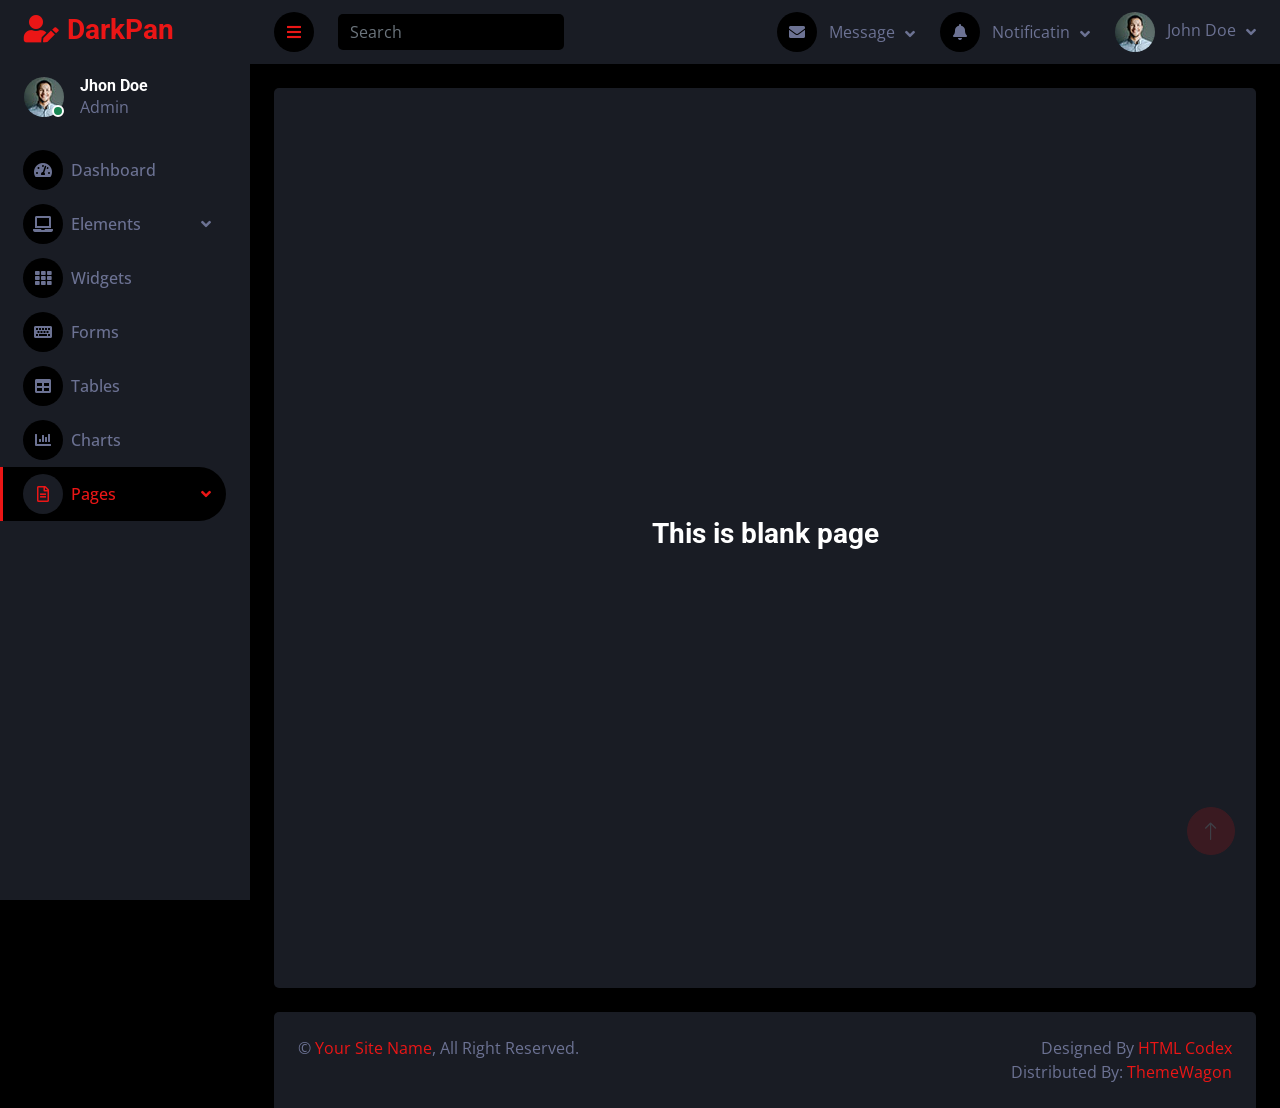
<file: MobiliteInternationalFrontend/src/assets/back/blank.html>
<!DOCTYPE html>
<html lang="en">

<head>
    <meta charset="utf-8">
    <title>DarkPan - Bootstrap 5 Admin Template</title>
    <meta content="width=device-width, initial-scale=1.0" name="viewport">
    <meta content="" name="keywords">
    <meta content="" name="description">

    <!-- Favicon -->
    <link href="img/favicon.ico" rel="icon">

    <!-- Google Web Fonts -->
    <link rel="preconnect" href="https://fonts.googleapis.com">
    <link rel="preconnect" href="https://fonts.gstatic.com" crossorigin>
    <link href="https://fonts.googleapis.com/css2?family=Open+Sans:wght@400;600&family=Roboto:wght@500;700&display=swap" rel="stylesheet"> 
    
    <!-- Icon Font Stylesheet -->
    <link href="https://cdnjs.cloudflare.com/ajax/libs/font-awesome/5.10.0/css/all.min.css" rel="stylesheet">
    <link href="https://cdn.jsdelivr.net/npm/bootstrap-icons@1.4.1/font/bootstrap-icons.css" rel="stylesheet">

    <!-- Libraries Stylesheet -->
    <link href="lib/owlcarousel/assets/owl.carousel.min.css" rel="stylesheet">
    <link href="lib/tempusdominus/css/tempusdominus-bootstrap-4.min.css" rel="stylesheet" />

    <!-- Customized Bootstrap Stylesheet -->
    <link href="css/bootstrap.min.css" rel="stylesheet">

    <!-- Template Stylesheet -->
    <link href="css/style.css" rel="stylesheet">
</head>

<body>
    <div class="container-fluid position-relative d-flex p-0">
        <!-- Spinner Start -->
        <div id="spinner" class="show bg-dark position-fixed translate-middle w-100 vh-100 top-50 start-50 d-flex align-items-center justify-content-center">
            <div class="spinner-border text-primary" style="width: 3rem; height: 3rem;" role="status">
                <span class="sr-only">Loading...</span>
            </div>
        </div>
        <!-- Spinner End -->


        <!-- Sidebar Start -->
        <div class="sidebar pe-4 pb-3">
            <nav class="navbar bg-secondary navbar-dark">
                <a href="index.html" class="navbar-brand mx-4 mb-3">
                    <h3 class="text-primary"><i class="fa fa-user-edit me-2"></i>DarkPan</h3>
                </a>
                <div class="d-flex align-items-center ms-4 mb-4">
                    <div class="position-relative">
                        <img class="rounded-circle" src="img/user.jpg" alt="" style="width: 40px; height: 40px;">
                        <div class="bg-success rounded-circle border border-2 border-white position-absolute end-0 bottom-0 p-1"></div>
                    </div>
                    <div class="ms-3">
                        <h6 class="mb-0">Jhon Doe</h6>
                        <span>Admin</span>
                    </div>
                </div>
                <div class="navbar-nav w-100">
                    <a href="index.html" class="nav-item nav-link"><i class="fa fa-tachometer-alt me-2"></i>Dashboard</a>
                    <div class="nav-item dropdown">
                        <a href="#" class="nav-link dropdown-toggle" data-bs-toggle="dropdown"><i class="fa fa-laptop me-2"></i>Elements</a>
                        <div class="dropdown-menu bg-transparent border-0">
                            <a href="button.html" class="dropdown-item">Buttons</a>
                            <a href="typography.html" class="dropdown-item">Typography</a>
                            <a href="element.html" class="dropdown-item">Other Elements</a>
                        </div>
                    </div>
                    <a href="widget.html" class="nav-item nav-link"><i class="fa fa-th me-2"></i>Widgets</a>
                    <a href="form.html" class="nav-item nav-link"><i class="fa fa-keyboard me-2"></i>Forms</a>
                    <a href="table.html" class="nav-item nav-link"><i class="fa fa-table me-2"></i>Tables</a>
                    <a href="chart.html" class="nav-item nav-link"><i class="fa fa-chart-bar me-2"></i>Charts</a>
                    <div class="nav-item dropdown">
                        <a href="#" class="nav-link dropdown-toggle active" data-bs-toggle="dropdown"><i class="far fa-file-alt me-2"></i>Pages</a>
                        <div class="dropdown-menu bg-transparent border-0">
                            <a href="signin.html" class="dropdown-item">Sign In</a>
                            <a href="signup.html" class="dropdown-item">Sign Up</a>
                            <a href="404.html" class="dropdown-item">404 Error</a>
                            <a href="blank.html" class="dropdown-item active">Blank Page</a>
                        </div>
                    </div>
                </div>
            </nav>
        </div>
        <!-- Sidebar End -->


        <!-- Content Start -->
        <div class="content">
            <!-- Navbar Start -->
            <nav class="navbar navbar-expand bg-secondary navbar-dark sticky-top px-4 py-0">
                <a href="index.html" class="navbar-brand d-flex d-lg-none me-4">
                    <h2 class="text-primary mb-0"><i class="fa fa-user-edit"></i></h2>
                </a>
                <a href="#" class="sidebar-toggler flex-shrink-0">
                    <i class="fa fa-bars"></i>
                </a>
                <form class="d-none d-md-flex ms-4">
                    <input class="form-control bg-dark border-0" type="search" placeholder="Search">
                </form>
                <div class="navbar-nav align-items-center ms-auto">
                    <div class="nav-item dropdown">
                        <a href="#" class="nav-link dropdown-toggle" data-bs-toggle="dropdown">
                            <i class="fa fa-envelope me-lg-2"></i>
                            <span class="d-none d-lg-inline-flex">Message</span>
                        </a>
                        <div class="dropdown-menu dropdown-menu-end bg-secondary border-0 rounded-0 rounded-bottom m-0">
                            <a href="#" class="dropdown-item">
                                <div class="d-flex align-items-center">
                                    <img class="rounded-circle" src="img/user.jpg" alt="" style="width: 40px; height: 40px;">
                                    <div class="ms-2">
                                        <h6 class="fw-normal mb-0">Jhon send you a message</h6>
                                        <small>15 minutes ago</small>
                                    </div>
                                </div>
                            </a>
                            <hr class="dropdown-divider">
                            <a href="#" class="dropdown-item">
                                <div class="d-flex align-items-center">
                                    <img class="rounded-circle" src="img/user.jpg" alt="" style="width: 40px; height: 40px;">
                                    <div class="ms-2">
                                        <h6 class="fw-normal mb-0">Jhon send you a message</h6>
                                        <small>15 minutes ago</small>
                                    </div>
                                </div>
                            </a>
                            <hr class="dropdown-divider">
                            <a href="#" class="dropdown-item">
                                <div class="d-flex align-items-center">
                                    <img class="rounded-circle" src="img/user.jpg" alt="" style="width: 40px; height: 40px;">
                                    <div class="ms-2">
                                        <h6 class="fw-normal mb-0">Jhon send you a message</h6>
                                        <small>15 minutes ago</small>
                                    </div>
                                </div>
                            </a>
                            <hr class="dropdown-divider">
                            <a href="#" class="dropdown-item text-center">See all message</a>
                        </div>
                    </div>
                    <div class="nav-item dropdown">
                        <a href="#" class="nav-link dropdown-toggle" data-bs-toggle="dropdown">
                            <i class="fa fa-bell me-lg-2"></i>
                            <span class="d-none d-lg-inline-flex">Notificatin</span>
                        </a>
                        <div class="dropdown-menu dropdown-menu-end bg-secondary border-0 rounded-0 rounded-bottom m-0">
                            <a href="#" class="dropdown-item">
                                <h6 class="fw-normal mb-0">Profile updated</h6>
                                <small>15 minutes ago</small>
                            </a>
                            <hr class="dropdown-divider">
                            <a href="#" class="dropdown-item">
                                <h6 class="fw-normal mb-0">New user added</h6>
                                <small>15 minutes ago</small>
                            </a>
                            <hr class="dropdown-divider">
                            <a href="#" class="dropdown-item">
                                <h6 class="fw-normal mb-0">Password changed</h6>
                                <small>15 minutes ago</small>
                            </a>
                            <hr class="dropdown-divider">
                            <a href="#" class="dropdown-item text-center">See all notifications</a>
                        </div>
                    </div>
                    <div class="nav-item dropdown">
                        <a href="#" class="nav-link dropdown-toggle" data-bs-toggle="dropdown">
                            <img class="rounded-circle me-lg-2" src="img/user.jpg" alt="" style="width: 40px; height: 40px;">
                            <span class="d-none d-lg-inline-flex">John Doe</span>
                        </a>
                        <div class="dropdown-menu dropdown-menu-end bg-secondary border-0 rounded-0 rounded-bottom m-0">
                            <a href="#" class="dropdown-item">My Profile</a>
                            <a href="#" class="dropdown-item">Settings</a>
                            <a href="#" class="dropdown-item">Log Out</a>
                        </div>
                    </div>
                </div>
            </nav>
            <!-- Navbar End -->


            <!-- Blank Start -->
            <div class="container-fluid pt-4 px-4">
                <div class="row vh-100 bg-secondary rounded align-items-center justify-content-center mx-0">
                    <div class="col-md-6 text-center">
                        <h3>This is blank page</h3>
                    </div>
                </div>
            </div>
            <!-- Blank End -->


            <!-- Footer Start -->
            <div class="container-fluid pt-4 px-4">
                <div class="bg-secondary rounded-top p-4">
                    <div class="row">
                        <div class="col-12 col-sm-6 text-center text-sm-start">
                            &copy; <a href="#">Your Site Name</a>, All Right Reserved. 
                        </div>
                        <div class="col-12 col-sm-6 text-center text-sm-end">
                            <!--/*** This template is free as long as you keep the footer author’s credit link/attribution link/backlink. If you'd like to use the template without the footer author’s credit link/attribution link/backlink, you can purchase the Credit Removal License from "https://htmlcodex.com/credit-removal". Thank you for your support. ***/-->
                            Designed By <a href="https://htmlcodex.com">HTML Codex</a>
                            <br>Distributed By: <a href="https://themewagon.com" target="_blank">ThemeWagon</a>
                        </div>
                    </div>
                </div>
            </div>
            <!-- Footer End -->
        </div>
        <!-- Content End -->


        <!-- Back to Top -->
        <a href="#" class="btn btn-lg btn-primary btn-lg-square back-to-top"><i class="bi bi-arrow-up"></i></a>
    </div>

    <!-- JavaScript Libraries -->
    <script src="https://code.jquery.com/jquery-3.4.1.min.js"></script>
    <script src="https://cdn.jsdelivr.net/npm/bootstrap@5.0.0/dist/js/bootstrap.bundle.min.js"></script>
    <script src="lib/chart/chart.min.js"></script>
    <script src="lib/easing/easing.min.js"></script>
    <script src="lib/waypoints/waypoints.min.js"></script>
    <script src="lib/owlcarousel/owl.carousel.min.js"></script>
    <script src="lib/tempusdominus/js/moment.min.js"></script>
    <script src="lib/tempusdominus/js/moment-timezone.min.js"></script>
    <script src="lib/tempusdominus/js/tempusdominus-bootstrap-4.min.js"></script>

    <!-- Template Javascript -->
    <script src="js/main.js"></script>
</body>

</html>
</file>
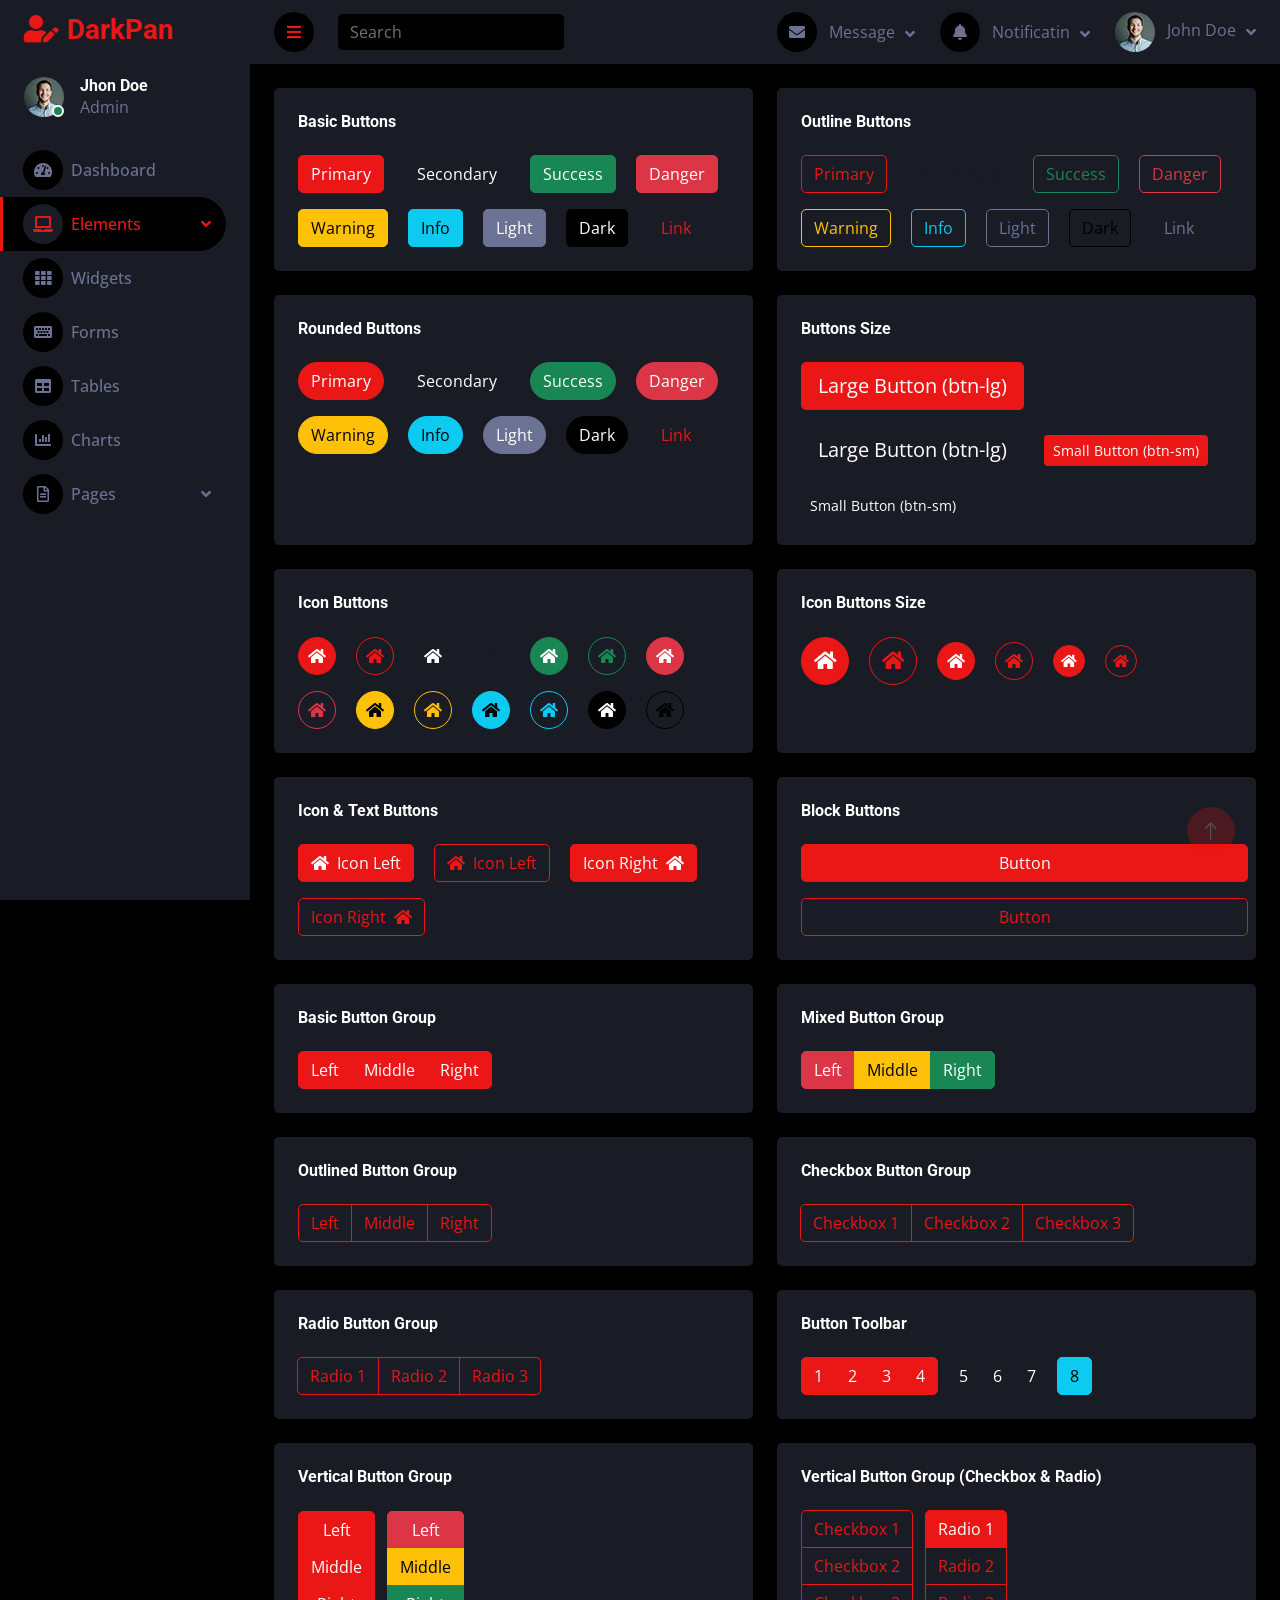
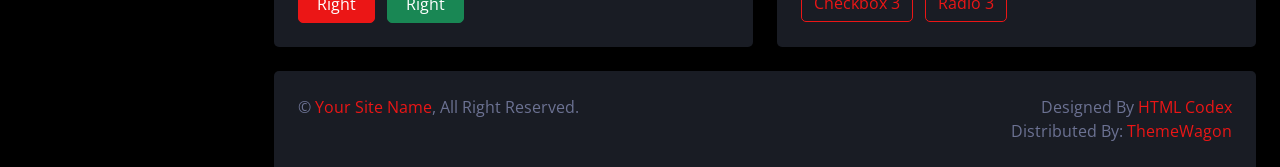
<file: MobiliteInternationalFrontend/src/assets/back/button.html>
<!DOCTYPE html>
<html lang="en">

<head>
    <meta charset="utf-8">
    <title>DarkPan - Bootstrap 5 Admin Template</title>
    <meta content="width=device-width, initial-scale=1.0" name="viewport">
    <meta content="" name="keywords">
    <meta content="" name="description">

    <!-- Favicon -->
    <link href="img/favicon.ico" rel="icon">

    <!-- Google Web Fonts -->
    <link rel="preconnect" href="https://fonts.googleapis.com">
    <link rel="preconnect" href="https://fonts.gstatic.com" crossorigin>
    <link href="https://fonts.googleapis.com/css2?family=Open+Sans:wght@400;600&family=Roboto:wght@500;700&display=swap" rel="stylesheet">

    <!-- Icon Font Stylesheet -->
    <link href="https://cdnjs.cloudflare.com/ajax/libs/font-awesome/5.10.0/css/all.min.css" rel="stylesheet">
    <link href="https://cdn.jsdelivr.net/npm/bootstrap-icons@1.4.1/font/bootstrap-icons.css" rel="stylesheet">

    <!-- Libraries Stylesheet -->
    <link href="lib/owlcarousel/assets/owl.carousel.min.css" rel="stylesheet">
    <link href="lib/tempusdominus/css/tempusdominus-bootstrap-4.min.css" rel="stylesheet" />

    <!-- Customized Bootstrap Stylesheet -->
    <link href="css/bootstrap.min.css" rel="stylesheet">

    <!-- Template Stylesheet -->
    <link href="css/style.css" rel="stylesheet">
</head>

<body>
    <div class="container-fluid position-relative d-flex p-0">
        <!-- Spinner Start -->
        <div id="spinner" class="show bg-dark position-fixed translate-middle w-100 vh-100 top-50 start-50 d-flex align-items-center justify-content-center">
            <div class="spinner-border text-primary" style="width: 3rem; height: 3rem;" role="status">
                <span class="sr-only">Loading...</span>
            </div>
        </div>
        <!-- Spinner End -->


        <!-- Sidebar Start -->
        <div class="sidebar pe-4 pb-3">
            <nav class="navbar bg-secondary navbar-dark">
                <a href="index.html" class="navbar-brand mx-4 mb-3">
                    <h3 class="text-primary"><i class="fa fa-user-edit me-2"></i>DarkPan</h3>
                </a>
                <div class="d-flex align-items-center ms-4 mb-4">
                    <div class="position-relative">
                        <img class="rounded-circle" src="img/user.jpg" alt="" style="width: 40px; height: 40px;">
                        <div class="bg-success rounded-circle border border-2 border-white position-absolute end-0 bottom-0 p-1"></div>
                    </div>
                    <div class="ms-3">
                        <h6 class="mb-0">Jhon Doe</h6>
                        <span>Admin</span>
                    </div>
                </div>
                <div class="navbar-nav w-100">
                    <a href="index.html" class="nav-item nav-link"><i class="fa fa-tachometer-alt me-2"></i>Dashboard</a>
                    <div class="nav-item dropdown">
                        <a href="#" class="nav-link dropdown-toggle active" data-bs-toggle="dropdown"><i class="fa fa-laptop me-2"></i>Elements</a>
                        <div class="dropdown-menu bg-transparent border-0">
                            <a href="button.html" class="dropdown-item active">Buttons</a>
                            <a href="typography.html" class="dropdown-item">Typography</a>
                            <a href="element.html" class="dropdown-item">Other Elements</a>
                        </div>
                    </div>
                    <a href="widget.html" class="nav-item nav-link"><i class="fa fa-th me-2"></i>Widgets</a>
                    <a href="form.html" class="nav-item nav-link"><i class="fa fa-keyboard me-2"></i>Forms</a>
                    <a href="table.html" class="nav-item nav-link"><i class="fa fa-table me-2"></i>Tables</a>
                    <a href="chart.html" class="nav-item nav-link"><i class="fa fa-chart-bar me-2"></i>Charts</a>
                    <div class="nav-item dropdown">
                        <a href="#" class="nav-link dropdown-toggle" data-bs-toggle="dropdown"><i class="far fa-file-alt me-2"></i>Pages</a>
                        <div class="dropdown-menu bg-transparent border-0">
                            <a href="signin.html" class="dropdown-item">Sign In</a>
                            <a href="signup.html" class="dropdown-item">Sign Up</a>
                            <a href="404.html" class="dropdown-item">404 Error</a>
                            <a href="blank.html" class="dropdown-item">Blank Page</a>
                        </div>
                    </div>
                </div>
            </nav>
        </div>
        <!-- Sidebar End -->


        <!-- Content Start -->
        <div class="content">
            <!-- Navbar Start -->
            <nav class="navbar navbar-expand bg-secondary navbar-dark sticky-top px-4 py-0">
                <a href="index.html" class="navbar-brand d-flex d-lg-none me-4">
                    <h2 class="text-primary mb-0"><i class="fa fa-user-edit"></i></h2>
                </a>
                <a href="#" class="sidebar-toggler flex-shrink-0">
                    <i class="fa fa-bars"></i>
                </a>
                <form class="d-none d-md-flex ms-4">
                    <input class="form-control bg-dark border-0" type="search" placeholder="Search">
                </form>
                <div class="navbar-nav align-items-center ms-auto">
                    <div class="nav-item dropdown">
                        <a href="#" class="nav-link dropdown-toggle" data-bs-toggle="dropdown">
                            <i class="fa fa-envelope me-lg-2"></i>
                            <span class="d-none d-lg-inline-flex">Message</span>
                        </a>
                        <div class="dropdown-menu dropdown-menu-end bg-secondary border-0 rounded-0 rounded-bottom m-0">
                            <a href="#" class="dropdown-item">
                                <div class="d-flex align-items-center">
                                    <img class="rounded-circle" src="img/user.jpg" alt="" style="width: 40px; height: 40px;">
                                    <div class="ms-2">
                                        <h6 class="fw-normal mb-0">Jhon send you a message</h6>
                                        <small>15 minutes ago</small>
                                    </div>
                                </div>
                            </a>
                            <hr class="dropdown-divider">
                            <a href="#" class="dropdown-item">
                                <div class="d-flex align-items-center">
                                    <img class="rounded-circle" src="img/user.jpg" alt="" style="width: 40px; height: 40px;">
                                    <div class="ms-2">
                                        <h6 class="fw-normal mb-0">Jhon send you a message</h6>
                                        <small>15 minutes ago</small>
                                    </div>
                                </div>
                            </a>
                            <hr class="dropdown-divider">
                            <a href="#" class="dropdown-item">
                                <div class="d-flex align-items-center">
                                    <img class="rounded-circle" src="img/user.jpg" alt="" style="width: 40px; height: 40px;">
                                    <div class="ms-2">
                                        <h6 class="fw-normal mb-0">Jhon send you a message</h6>
                                        <small>15 minutes ago</small>
                                    </div>
                                </div>
                            </a>
                            <hr class="dropdown-divider">
                            <a href="#" class="dropdown-item text-center">See all message</a>
                        </div>
                    </div>
                    <div class="nav-item dropdown">
                        <a href="#" class="nav-link dropdown-toggle" data-bs-toggle="dropdown">
                            <i class="fa fa-bell me-lg-2"></i>
                            <span class="d-none d-lg-inline-flex">Notificatin</span>
                        </a>
                        <div class="dropdown-menu dropdown-menu-end bg-secondary border-0 rounded-0 rounded-bottom m-0">
                            <a href="#" class="dropdown-item">
                                <h6 class="fw-normal mb-0">Profile updated</h6>
                                <small>15 minutes ago</small>
                            </a>
                            <hr class="dropdown-divider">
                            <a href="#" class="dropdown-item">
                                <h6 class="fw-normal mb-0">New user added</h6>
                                <small>15 minutes ago</small>
                            </a>
                            <hr class="dropdown-divider">
                            <a href="#" class="dropdown-item">
                                <h6 class="fw-normal mb-0">Password changed</h6>
                                <small>15 minutes ago</small>
                            </a>
                            <hr class="dropdown-divider">
                            <a href="#" class="dropdown-item text-center">See all notifications</a>
                        </div>
                    </div>
                    <div class="nav-item dropdown">
                        <a href="#" class="nav-link dropdown-toggle" data-bs-toggle="dropdown">
                            <img class="rounded-circle me-lg-2" src="img/user.jpg" alt="" style="width: 40px; height: 40px;">
                            <span class="d-none d-lg-inline-flex">John Doe</span>
                        </a>
                        <div class="dropdown-menu dropdown-menu-end bg-secondary border-0 rounded-0 rounded-bottom m-0">
                            <a href="#" class="dropdown-item">My Profile</a>
                            <a href="#" class="dropdown-item">Settings</a>
                            <a href="#" class="dropdown-item">Log Out</a>
                        </div>
                    </div>
                </div>
            </nav>
            <!-- Navbar End -->


            <!-- Button Start -->
            <div class="container-fluid pt-4 px-4">
                <div class="row g-4">
                    <div class="col-sm-12 col-xl-6">
                        <div class="bg-secondary rounded h-100 p-4">
                            <h6 class="mb-4">Basic Buttons</h6>
                            <div class="m-n2">
                                <button type="button" class="btn btn-primary m-2">Primary</button>
                                <button type="button" class="btn btn-secondary m-2">Secondary</button>
                                <button type="button" class="btn btn-success m-2">Success</button>
                                <button type="button" class="btn btn-danger m-2">Danger</button>
                                <button type="button" class="btn btn-warning m-2">Warning</button>
                                <button type="button" class="btn btn-info m-2">Info</button>
                                <button type="button" class="btn btn-light m-2">Light</button>
                                <button type="button" class="btn btn-dark m-2">Dark</button>
                                <button type="button" class="btn btn-link m-2">Link</button>
                            </div>
                        </div>
                    </div>
                    <div class="col-sm-12 col-xl-6">
                        <div class="bg-secondary rounded h-100 p-4">
                            <h6 class="mb-4">Outline Buttons</h6>
                            <div class="m-n2">
                                <button type="button" class="btn btn-outline-primary m-2">Primary</button>
                                <button type="button" class="btn btn-outline-secondary m-2">Secondary</button>
                                <button type="button" class="btn btn-outline-success m-2">Success</button>
                                <button type="button" class="btn btn-outline-danger m-2">Danger</button>
                                <button type="button" class="btn btn-outline-warning m-2">Warning</button>
                                <button type="button" class="btn btn-outline-info m-2">Info</button>
                                <button type="button" class="btn btn-outline-light m-2">Light</button>
                                <button type="button" class="btn btn-outline-dark m-2">Dark</button>
                                <button type="button" class="btn btn-outline-link m-2">Link</button>
                            </div>
                        </div>
                    </div>
                    <div class="col-sm-12 col-xl-6">
                        <div class="bg-secondary rounded h-100 p-4">
                            <h6 class="mb-4">Rounded Buttons</h6>
                            <div class="m-n2">
                                <button type="button" class="btn btn-primary rounded-pill m-2">Primary</button>
                                <button type="button" class="btn btn-secondary rounded-pill m-2">Secondary</button>
                                <button type="button" class="btn btn-success rounded-pill m-2">Success</button>
                                <button type="button" class="btn btn-danger rounded-pill m-2">Danger</button>
                                <button type="button" class="btn btn-warning rounded-pill m-2">Warning</button>
                                <button type="button" class="btn btn-info rounded-pill m-2">Info</button>
                                <button type="button" class="btn btn-light rounded-pill m-2">Light</button>
                                <button type="button" class="btn btn-dark rounded-pill m-2">Dark</button>
                                <button type="button" class="btn btn-link rounded-pill m-2">Link</button>
                            </div>
                        </div>
                    </div>
                    <div class="col-sm-12 col-xl-6">
                        <div class="bg-secondary rounded h-100 p-4">
                            <h6 class="mb-4">Buttons Size</h6>
                            <div class="m-n2">
                                <button type="button" class="btn btn-lg btn-primary m-2">Large Button (btn-lg)</button>
                                <button type="button" class="btn btn-lg btn-secondary m-2">Large Button (btn-lg)</button>
                                <button type="button" class="btn btn-sm btn-primary m-2">Small Button (btn-sm)</button>
                                <button type="button" class="btn btn-sm btn-secondary m-2">Small Button (btn-sm)</button>
                            </div>
                        </div>
                    </div>
                    <div class="col-sm-12 col-xl-6">
                        <div class="bg-secondary rounded h-100 p-4">
                            <h6 class="mb-4">Icon Buttons</h6>
                            <div class="m-n2">
                                <button type="button" class="btn btn-square btn-primary m-2"><i class="fa fa-home"></i></button>
                                <button type="button" class="btn btn-square btn-outline-primary m-2"><i class="fa fa-home"></i></button>
                                <button type="button" class="btn btn-square btn-secondary m-2"><i class="fa fa-home"></i></button>
                                <button type="button" class="btn btn-square btn-outline-secondary m-2"><i class="fa fa-home"></i></button>
                                <button type="button" class="btn btn-square btn-success m-2"><i class="fa fa-home"></i></button>
                                <button type="button" class="btn btn-square btn-outline-success m-2"><i class="fa fa-home"></i></button>
                                <button type="button" class="btn btn-square btn-danger m-2"><i class="fa fa-home"></i></button>
                                <button type="button" class="btn btn-square btn-outline-danger m-2"><i class="fa fa-home"></i></button>
                                <button type="button" class="btn btn-square btn-warning m-2"><i class="fa fa-home"></i></button>
                                <button type="button" class="btn btn-square btn-outline-warning m-2"><i class="fa fa-home"></i></button>
                                <button type="button" class="btn btn-square btn-info m-2"><i class="fa fa-home"></i></button>
                                <button type="button" class="btn btn-square btn-outline-info m-2"><i class="fa fa-home"></i></button>
                                <button type="button" class="btn btn-square btn-dark m-2"><i class="fa fa-home"></i></button>
                                <button type="button" class="btn btn-square btn-outline-dark m-2"><i class="fa fa-home"></i></button>
                            </div>
                        </div>
                    </div>
                    <div class="col-sm-12 col-xl-6">
                        <div class="bg-secondary rounded h-100 p-4">
                            <h6 class="mb-4">Icon Buttons Size</h6>
                            <div class="m-n2">
                                <button type="button" class="btn btn-lg btn-lg-square btn-primary m-2"><i class="fa fa-home"></i></button>
                                <button type="button" class="btn btn-lg btn-lg-square btn-outline-primary m-2"><i class="fa fa-home"></i></button>
                                <button type="button" class="btn btn-square btn-primary m-2"><i class="fa fa-home"></i></button>
                                <button type="button" class="btn btn-square btn-outline-primary m-2"><i class="fa fa-home"></i></button>
                                <button type="button" class="btn btn-sm btn-sm-square btn-primary m-2"><i class="fa fa-home"></i></button>
                                <button type="button" class="btn btn-sm btn-sm-square btn-outline-primary m-2"><i class="fa fa-home"></i></button>
                            </div>
                        </div>
                    </div>
                    <div class="col-sm-12 col-xl-6">
                        <div class="bg-secondary rounded h-100 p-4">
                            <h6 class="mb-4">Icon & Text Buttons</h6>
                            <div class="m-n2">
                                <button type="button" class="btn btn-primary m-2"><i class="fa fa-home me-2"></i>Icon Left</button>
                                <button type="button" class="btn btn-outline-primary m-2"><i class="fa fa-home me-2"></i>Icon Left</button>
                                <button type="button" class="btn btn-primary m-2">Icon Right<i class="fa fa-home ms-2"></i></button>
                                <button type="button" class="btn btn-outline-primary m-2">Icon Right<i class="fa fa-home ms-2"></i></button>
                            </div>
                        </div>
                    </div>
                    <div class="col-sm-12 col-xl-6">
                        <div class="bg-secondary rounded h-100 p-4">
                            <h6 class="mb-4">Block Buttons</h6>
                            <div class="m-n2">
                                <button class="btn btn-primary w-100 m-2" type="button">Button</button>
                                <button class="btn btn-outline-primary w-100 m-2" type="button">Button</button>
                            </div>
                        </div>
                    </div>
                    <div class="col-sm-12 col-xl-6">
                        <div class="bg-secondary rounded h-100 p-4">
                            <h6 class="mb-4">Basic Button Group</h6>
                            <div class="btn-group" role="group">
                                <button type="button" class="btn btn-primary">Left</button>
                                <button type="button" class="btn btn-primary">Middle</button>
                                <button type="button" class="btn btn-primary">Right</button>
                            </div>
                        </div>
                    </div>
                    <div class="col-sm-12 col-xl-6">
                        <div class="bg-secondary rounded h-100 p-4">
                            <h6 class="mb-4">Mixed Button Group</h6>
                            <div class="btn-group" role="group">
                                <button type="button" class="btn btn-danger">Left</button>
                                <button type="button" class="btn btn-warning">Middle</button>
                                <button type="button" class="btn btn-success">Right</button>
                            </div>
                        </div>
                    </div>
                    <div class="col-sm-12 col-xl-6">
                        <div class="bg-secondary rounded h-100 p-4">
                            <h6 class="mb-4">Outlined Button Group</h6>
                            <div class="btn-group" role="group">
                                <button type="button" class="btn btn-outline-primary">Left</button>
                                <button type="button" class="btn btn-outline-primary">Middle</button>
                                <button type="button" class="btn btn-outline-primary">Right</button>
                            </div>
                        </div>
                    </div>
                    <div class="col-sm-12 col-xl-6">
                        <div class="bg-secondary rounded h-100 p-4">
                            <h6 class="mb-4">Checkbox Button Group</h6>
                            <div class="btn-group" role="group">
                                <input type="checkbox" class="btn-check" id="btncheck1" autocomplete="off">
                                <label class="btn btn-outline-primary" for="btncheck1">Checkbox 1</label>

                                <input type="checkbox" class="btn-check" id="btncheck2" autocomplete="off">
                                <label class="btn btn-outline-primary" for="btncheck2">Checkbox 2</label>

                                <input type="checkbox" class="btn-check" id="btncheck3" autocomplete="off">
                                <label class="btn btn-outline-primary" for="btncheck3">Checkbox 3</label>
                            </div>
                        </div>
                    </div>
                    <div class="col-sm-12 col-xl-6">
                        <div class="bg-secondary rounded h-100 p-4">
                            <h6 class="mb-4">Radio Button Group</h6>
                            <div class="btn-group" role="group">
                                <input type="radio" class="btn-check" name="btnradio" id="btnradio1" autocomplete="off"
                                    checked>
                                <label class="btn btn-outline-primary" for="btnradio1">Radio 1</label>

                                <input type="radio" class="btn-check" name="btnradio" id="btnradio2" autocomplete="off">
                                <label class="btn btn-outline-primary" for="btnradio2">Radio 2</label>

                                <input type="radio" class="btn-check" name="btnradio" id="btnradio3" autocomplete="off">
                                <label class="btn btn-outline-primary" for="btnradio3">Radio 3</label>
                            </div>
                        </div>
                    </div>
                    <div class="col-sm-12 col-xl-6">
                        <div class="bg-secondary rounded h-100 p-4">
                            <h6 class="mb-4">Button Toolbar</h6>
                            <div class="btn-toolbar" role="toolbar">
                                <div class="btn-group me-2" role="group" aria-label="First group">
                                    <button type="button" class="btn btn-primary">1</button>
                                    <button type="button" class="btn btn-primary">2</button>
                                    <button type="button" class="btn btn-primary">3</button>
                                    <button type="button" class="btn btn-primary">4</button>
                                </div>
                                <div class="btn-group me-2" role="group" aria-label="Second group">
                                    <button type="button" class="btn btn-secondary">5</button>
                                    <button type="button" class="btn btn-secondary">6</button>
                                    <button type="button" class="btn btn-secondary">7</button>
                                </div>
                                <div class="btn-group" role="group" aria-label="Third group">
                                    <button type="button" class="btn btn-info">8</button>
                                </div>
                            </div>
                        </div>
                    </div>
                    <div class="col-sm-12 col-xl-6">
                        <div class="bg-secondary rounded h-100 p-4">
                            <h6 class="mb-4">Vertical Button Group</h6>
                            <div class="btn-group-vertical me-2" role="group">
                                <button type="button" class="btn btn-primary">Left</button>
                                <button type="button" class="btn btn-primary">Middle</button>
                                <button type="button" class="btn btn-primary">Right</button>
                            </div>
                            <div class="btn-group-vertical" role="group">
                                <button type="button" class="btn btn-danger">Left</button>
                                <button type="button" class="btn btn-warning">Middle</button>
                                <button type="button" class="btn btn-success">Right</button>
                            </div>
                        </div>
                    </div>
                    <div class="col-sm-12 col-xl-6">
                        <div class="bg-secondary rounded h-100 p-4">
                            <h6 class="mb-4">Vertical Button Group (Checkbox & Radio)</h6>
                            <div class="btn-group-vertical me-2" role="group">
                                <input type="checkbox" class="btn-check" id="btncheck1" autocomplete="off">
                                <label class="btn btn-outline-primary" for="btncheck1">Checkbox 1</label>

                                <input type="checkbox" class="btn-check" id="btncheck2" autocomplete="off">
                                <label class="btn btn-outline-primary" for="btncheck2">Checkbox 2</label>

                                <input type="checkbox" class="btn-check" id="btncheck3" autocomplete="off">
                                <label class="btn btn-outline-primary" for="btncheck3">Checkbox 3</label>
                            </div>
                            <div class="btn-group-vertical" role="group">
                                <input type="radio" class="btn-check" name="btnradio" id="btnradio1" autocomplete="off"
                                    checked>
                                <label class="btn btn-outline-primary" for="btnradio1">Radio 1</label>

                                <input type="radio" class="btn-check" name="btnradio" id="btnradio2" autocomplete="off">
                                <label class="btn btn-outline-primary" for="btnradio2">Radio 2</label>

                                <input type="radio" class="btn-check" name="btnradio" id="btnradio3" autocomplete="off">
                                <label class="btn btn-outline-primary" for="btnradio3">Radio 3</label>
                            </div>
                        </div>
                    </div>
                </div>
            </div>
            <!-- Button End -->


            <!-- Footer Start -->
            <div class="container-fluid pt-4 px-4">
                <div class="bg-secondary rounded-top p-4">
                    <div class="row">
                        <div class="col-12 col-sm-6 text-center text-sm-start">
                            &copy; <a href="#">Your Site Name</a>, All Right Reserved.
                        </div>
                        <div class="col-12 col-sm-6 text-center text-sm-end">
                            <!--/*** This template is free as long as you keep the footer author’s credit link/attribution link/backlink. If you'd like to use the template without the footer author’s credit link/attribution link/backlink, you can purchase the Credit Removal License from "https://htmlcodex.com/credit-removal". Thank you for your support. ***/-->
                            Designed By <a href="https://htmlcodex.com">HTML Codex</a>
                            <br>Distributed By: <a href="https://themewagon.com" target="_blank">ThemeWagon</a>
                        </div>
                    </div>
                </div>
            </div>
            <!-- Footer End -->
        </div>
        <!-- Content End -->


        <!-- Back to Top -->
        <a href="#" class="btn btn-lg btn-primary btn-lg-square back-to-top"><i class="bi bi-arrow-up"></i></a>
    </div>

    <!-- JavaScript Libraries -->
    <script src="https://code.jquery.com/jquery-3.4.1.min.js"></script>
    <script src="https://cdn.jsdelivr.net/npm/bootstrap@5.0.0/dist/js/bootstrap.bundle.min.js"></script>
    <script src="lib/chart/chart.min.js"></script>
    <script src="lib/easing/easing.min.js"></script>
    <script src="lib/waypoints/waypoints.min.js"></script>
    <script src="lib/owlcarousel/owl.carousel.min.js"></script>
    <script src="lib/tempusdominus/js/moment.min.js"></script>
    <script src="lib/tempusdominus/js/moment-timezone.min.js"></script>
    <script src="lib/tempusdominus/js/tempusdominus-bootstrap-4.min.js"></script>

    <!-- Template Javascript -->
    <script src="js/main.js"></script>
</body>

</html>
</file>
<file: MobiliteInternationalFrontend/src/assets/back/css/style.css>
/********** Template CSS **********/
:root {
    --primary: #EB1616;
    --secondary: #191C24;
    --light: #6C7293;
    --dark: #000000;
}

.back-to-top {
    position: fixed;
    display: none;
    right: 45px;
    bottom: 45px;
    z-index: 99;
}


/*** Spinner ***/
#spinner {
    opacity: 0;
    visibility: hidden;
    transition: opacity .5s ease-out, visibility 0s linear .5s;
    z-index: 99999;
}

#spinner.show {
    transition: opacity .5s ease-out, visibility 0s linear 0s;
    visibility: visible;
    opacity: 1;
}


/*** Button ***/
.btn {
    transition: .5s;
}

.btn-square {
    width: 38px;
    height: 38px;
}

.btn-sm-square {
    width: 32px;
    height: 32px;
}

.btn-lg-square {
    width: 48px;
    height: 48px;
}

.btn-square,
.btn-sm-square,
.btn-lg-square {
    padding: 0;
    display: inline-flex;
    align-items: center;
    justify-content: center;
    font-weight: normal;
    border-radius: 50px;
}


/*** Layout ***/
.sidebar {
    position: fixed;
    top: 0;
    left: 0;
    bottom: 0;
    width: 250px;
    height: 100vh;
    overflow-y: auto;
    background: var(--secondary);
    transition: 0.5s;
    z-index: 999;
}

.content {
    margin-left: 250px;
    min-height: 100vh;
    background: var(--dark);
    transition: 0.5s;
}

@media (min-width: 992px) {
    .sidebar {
        margin-left: 0;
    }

    .sidebar.open {
        margin-left: -250px;
    }

    .content {
        width: calc(100% - 250px);
    }

    .content.open {
        width: 100%;
        margin-left: 0;
    }
}

@media (max-width: 991.98px) {
    .sidebar {
        margin-left: -250px;
    }

    .sidebar.open {
        margin-left: 0;
    }

    .content {
        width: 100%;
        margin-left: 0;
    }
}


/*** Navbar ***/
.sidebar .navbar .navbar-nav .nav-link {
    padding: 7px 20px;
    color: var(--light);
    font-weight: 500;
    border-left: 3px solid var(--secondary);
    border-radius: 0 30px 30px 0;
    outline: none;
}

.sidebar .navbar .navbar-nav .nav-link:hover,
.sidebar .navbar .navbar-nav .nav-link.active {
    color: var(--primary);
    background: var(--dark);
    border-color: var(--primary);
}

.sidebar .navbar .navbar-nav .nav-link i {
    width: 40px;
    height: 40px;
    display: inline-flex;
    align-items: center;
    justify-content: center;
    background: var(--dark);
    border-radius: 40px;
}

.sidebar .navbar .navbar-nav .nav-link:hover i,
.sidebar .navbar .navbar-nav .nav-link.active i {
    background: var(--secondary);
}

.sidebar .navbar .dropdown-toggle::after {
    position: absolute;
    top: 15px;
    right: 15px;
    border: none;
    content: "\f107";
    font-family: "Font Awesome 5 Free";
    font-weight: 900;
    transition: .5s;
}

.sidebar .navbar .dropdown-toggle[aria-expanded=true]::after {
    transform: rotate(-180deg);
}

.sidebar .navbar .dropdown-item {
    padding-left: 25px;
    border-radius: 0 30px 30px 0;
    color: var(--light);
}

.sidebar .navbar .dropdown-item:hover,
.sidebar .navbar .dropdown-item.active {
    background: var(--dark);
}

.content .navbar .navbar-nav .nav-link {
    margin-left: 25px;
    padding: 12px 0;
    color: var(--light);
    outline: none;
}

.content .navbar .navbar-nav .nav-link:hover,
.content .navbar .navbar-nav .nav-link.active {
    color: var(--primary);
}

.content .navbar .sidebar-toggler,
.content .navbar .navbar-nav .nav-link i {
    width: 40px;
    height: 40px;
    display: inline-flex;
    align-items: center;
    justify-content: center;
    background: var(--dark);
    border-radius: 40px;
}

.content .navbar .dropdown-item {
    color: var(--light);
}

.content .navbar .dropdown-item:hover,
.content .navbar .dropdown-item.active {
    background: var(--dark);
}

.content .navbar .dropdown-toggle::after {
    margin-left: 6px;
    vertical-align: middle;
    border: none;
    content: "\f107";
    font-family: "Font Awesome 5 Free";
    font-weight: 900;
    transition: .5s;
}

.content .navbar .dropdown-toggle[aria-expanded=true]::after {
    transform: rotate(-180deg);
}

@media (max-width: 575.98px) {
    .content .navbar .navbar-nav .nav-link {
        margin-left: 15px;
    }
}


/*** Date Picker ***/
.bootstrap-datetimepicker-widget.bottom {
    top: auto !important;
}

.bootstrap-datetimepicker-widget .table * {
    border-bottom-width: 0px;
}

.bootstrap-datetimepicker-widget .table th {
    font-weight: 500;
}

.bootstrap-datetimepicker-widget.dropdown-menu {
    padding: 10px;
    border-radius: 2px;
}

.bootstrap-datetimepicker-widget table td.active,
.bootstrap-datetimepicker-widget table td.active:hover {
    background: var(--primary);
}

.bootstrap-datetimepicker-widget table td.today::before {
    border-bottom-color: var(--primary);
}


/*** Testimonial ***/
.progress .progress-bar {
    width: 0px;
    transition: 2s;
}


/*** Testimonial ***/
.testimonial-carousel .owl-dots {
    margin-top: 24px;
    display: flex;
    align-items: flex-end;
    justify-content: center;
}

.testimonial-carousel .owl-dot {
    position: relative;
    display: inline-block;
    margin: 0 5px;
    width: 15px;
    height: 15px;
    border: 5px solid var(--primary);
    border-radius: 15px;
    transition: .5s;
}

.testimonial-carousel .owl-dot.active {
    background: var(--dark);
    border-color: var(--primary);
}
</file>
